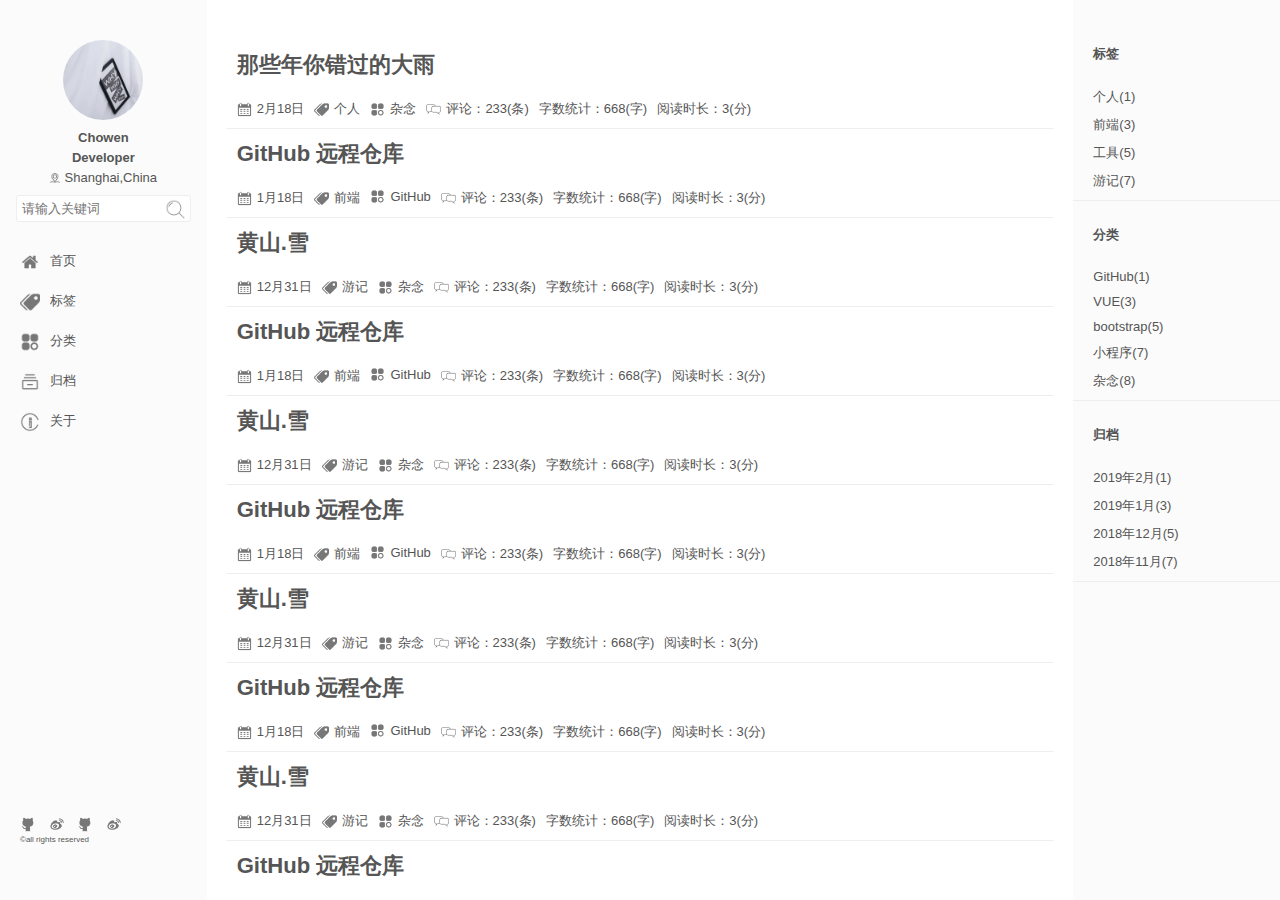
<file: blog/index.html>
<!DOCTYPE html>
<html lang="en">

<head>
  <meta charset="UTF-8" />
  <meta name="viewport" content="width=device-width, initial-scale=1.0" />
  <meta http-equiv="X-UA-Compatible" content="ie=edge" />
  <link rel="stylesheet" href="./css/main.css" />
  <link rel="shortcut icon" href="./favicon.ico" />
  <title>四维鼠</title>
</head>

<body>
  <div class="row">
    <!-- 侧边导航栏 -->
    <div class="col col-lg-4 col-md-1 col-sm-1 nav">
      <div class="userinfo  text-center">
        <div class="userimg">
          <img src="./img/user.jpeg" />
        </div>
        <div class="fwb">
          Chowen
        </div>
        <div class="fwb">
          Developer
        </div>
        <div class="local fbl row">
          <img src="./img/local.png" />
          <span>Shanghai,China</span>
        </div>
      </div>
      <div class="navbar">
        <form class="search">
          <input placeholder="请输入关键词" />
          <button></button>
        </form>
        <div class="link-group text-left">
          <a href="./index.html" class="row"><img src="./img/home.png" /><span>首页</span></a>
          <a href="./tag.html" class="row"><img src="./img/tag.png" /><span>标签</span></a>
          <a href="./classify.html" class="row"><img src="./img/classify.png" /><span>分类</span></a>
          <a href="./file.html" class="row"><img src="./img/file.png" /><span>归档</span></a>
          <a href="./about.html" class="row"><img src="./img/about.png" /><span>关于</span></a>
        </div>
      </div>
      <div class="about text-left">
        <a href="#" title="Github"><img src="./img/github.png" /></a>
        <a href="#" title="微博"><img src="./img/Weibo.png" /></a>
        <a href="#" title="Github"><img src="./img/github.png" /></a>
        <a href="#" title="微博"><img src="./img/Weibo.png" /></a>
        <p>©all rights reserved</p>
      </div>
    </div>
    <!-- 中间文章栏 -->
    <div class="col col-lg-16 col-md-21 col-sm-23 article container scroll">
      <div class="card first">
        <div class="title fwb">
          <a href="./article.html">那些年你错过的大雨</a>
        </div>
        <div class="row tips ">
          <a href="#" class="row">
            <img src="./img/date.png" title="归档" />2月18日
          </a>
          <a href="#" class="row">
            <img src="./img/tag.png" title="标签" />个人
          </a>
          <a href="#" class="row"><img src="./img/classify.png" title="分类" />杂念
          </a>
          <a href="#" class="row"><img src="./img/chat.png" title="评论" />评论：233(条)
          </a>
          <div>字数统计：668(字)</div>
          <div>阅读时长：3(分)</div>
        </div>
      </div>
      <div class="card">
        <div class="title fwb">
          <a href="">GitHub 远程仓库</a>
        </div>
        <div class="row tips ">
          <a href="#" class="row">
            <img src="./img/date.png" title="归档" />1月18日
          </a>
          <a href="#" class="row">
            <img src="./img/tag.png" title="标签" />前端
          </a>
          <a href="#" class="row"><img src="./img/classify.png" title="分类" />GitHub
          </a>
          <a href="#" class="row"><img src="./img/chat.png" title="评论" />评论：233(条)
          </a>
          <div>字数统计：668(字)</div>
          <div>阅读时长：3(分)</div>
        </div>
      </div>
      <div class="card">
        <div class="title fwb">
          <a href="">黄山.雪</a>
        </div>
        <div class="row tips ">
          <a href="#" class="row">
            <img src="./img/date.png" title="归档" />12月31日
          </a>
          <a href="#" class="row">
            <img src="./img/tag.png" title="标签" />游记
          </a>
          <a href="#" class="row"><img src="./img/classify.png" title="分类" />杂念
          </a>
          <a href="#" class="row"><img src="./img/chat.png" title="评论" />评论：233(条)
          </a>
          <div>字数统计：668(字)</div>
          <div>阅读时长：3(分)</div>
        </div>
      </div>

      <div class="card">
        <div class="title fwb">
          <a href="">GitHub 远程仓库</a>
        </div>
        <div class="row tips ">
          <a href="#" class="row">
            <img src="./img/date.png" title="归档" />1月18日
          </a>
          <a href="#" class="row">
            <img src="./img/tag.png" title="标签" />前端
          </a>
          <a href="#" class="row"><img src="./img/classify.png" title="分类" />GitHub
          </a>
          <a href="#" class="row"><img src="./img/chat.png" title="评论" />评论：233(条)
          </a>
          <div>字数统计：668(字)</div>
          <div>阅读时长：3(分)</div>
        </div>
      </div>
      <div class="card">
        <div class="title fwb">
          <a href="">黄山.雪</a>
        </div>
        <div class="row tips ">
          <a href="#" class="row">
            <img src="./img/date.png" title="归档" />12月31日
          </a>
          <a href="#" class="row">
            <img src="./img/tag.png" title="标签" />游记
          </a>
          <a href="#" class="row"><img src="./img/classify.png" title="分类" />杂念
          </a>
          <a href="#" class="row"><img src="./img/chat.png" title="评论" />评论：233(条)
          </a>
          <div>字数统计：668(字)</div>
          <div>阅读时长：3(分)</div>
        </div>
      </div>
      <div class="card">
        <div class="title fwb">
          <a href="">GitHub 远程仓库</a>
        </div>
        <div class="row tips ">
          <a href="#" class="row">
            <img src="./img/date.png" title="归档" />1月18日
          </a>
          <a href="#" class="row">
            <img src="./img/tag.png" title="标签" />前端
          </a>
          <a href="#" class="row"><img src="./img/classify.png" title="分类" />GitHub
          </a>
          <a href="#" class="row"><img src="./img/chat.png" title="评论" />评论：233(条)
          </a>
          <div>字数统计：668(字)</div>
          <div>阅读时长：3(分)</div>
        </div>
      </div>
      <div class="card">
        <div class="title fwb">
          <a href="">黄山.雪</a>
        </div>
        <div class="row tips ">
          <a href="#" class="row">
            <img src="./img/date.png" title="归档" />12月31日
          </a>
          <a href="#" class="row">
            <img src="./img/tag.png" title="标签" />游记
          </a>
          <a href="#" class="row"><img src="./img/classify.png" title="分类" />杂念
          </a>
          <a href="#" class="row"><img src="./img/chat.png" title="评论" />评论：233(条)
          </a>
          <div>字数统计：668(字)</div>
          <div>阅读时长：3(分)</div>
        </div>
      </div>
      <div class="card">
        <div class="title fwb">
          <a href="">GitHub 远程仓库</a>
        </div>
        <div class="row tips ">
          <a href="#" class="row">
            <img src="./img/date.png" title="归档" />1月18日
          </a>
          <a href="#" class="row">
            <img src="./img/tag.png" title="标签" />前端
          </a>
          <a href="#" class="row"><img src="./img/classify.png" title="分类" />GitHub
          </a>
          <a href="#" class="row"><img src="./img/chat.png" title="评论" />评论：233(条)
          </a>
          <div>字数统计：668(字)</div>
          <div>阅读时长：3(分)</div>
        </div>
      </div>
      <div class="card">
        <div class="title fwb">
          <a href="">黄山.雪</a>
        </div>
        <div class="row tips ">
          <a href="#" class="row">
            <img src="./img/date.png" title="归档" />12月31日
          </a>
          <a href="#" class="row">
            <img src="./img/tag.png" title="标签" />游记
          </a>
          <a href="#" class="row"><img src="./img/classify.png" title="分类" />杂念
          </a>
          <a href="#" class="row"><img src="./img/chat.png" title="评论" />评论：233(条)
          </a>
          <div>字数统计：668(字)</div>
          <div>阅读时长：3(分)</div>
        </div>
      </div>
      <div class="card">
        <div class="title fwb">
          <a href="">GitHub 远程仓库</a>
        </div>
        <div class="row tips ">
          <a href="#" class="row">
            <img src="./img/date.png" title="归档" />1月18日
          </a>
          <a href="#" class="row">
            <img src="./img/tag.png" title="标签" />前端
          </a>
          <a href="#" class="row"><img src="./img/classify.png" title="分类" />GitHub
          </a>
          <a href="#" class="row"><img src="./img/chat.png" title="评论" />评论：233(条)
          </a>
          <div>字数统计：668(字)</div>
          <div>阅读时长：3(分)</div>
        </div>
      </div>
      <div class="card">
        <div class="title fwb">
          <a href="">黄山.雪</a>
        </div>
        <div class="row tips ">
          <a href="#" class="row">
            <img src="./img/date.png" title="归档" />12月31日
          </a>
          <a href="#" class="row">
            <img src="./img/tag.png" title="标签" />游记
          </a>
          <a href="#" class="row"><img src="./img/classify.png" title="分类" />杂念
          </a>
          <a href="#" class="row"><img src="./img/chat.png" title="评论" />评论：233(条)
          </a>
          <div>字数统计：668(字)</div>
          <div>阅读时长：3(分)</div>
        </div>
      </div>
    </div>
    <!-- 右侧标签栏 -->

    <div class="col col-lg-4 col-md-2 shortcuts">
      <div class="tags first">
        <span class="fwb">标签</span>
        <div class="link-group">
          <a href="#">个人(1)</a>
          <a href="#">前端(3)</a>
          <a href="#">工具(5)</a>
          <a href="#">游记(7)</a>
        </div>
      </div>
      <div class="tags">
        <span class="fwb">分类</span>
        <div class="link-group">
          <a href="#">GitHub(1)</a>
          <a href="#">VUE(3)</a>
          <a href="#">bootstrap(5)</a>
          <a href="#">小程序(7)</a>
          <a href="#">杂念(8)</a>
        </div>
      </div>
      <div class="tags">
        <span class="fwb">归档</span>
        <div class="link-group">
          <a href="#">2019年2月(1)</a>
          <a href="#">2019年1月(3)</a>
          <a href="#">2018年12月(5)</a>
          <a href="#">2018年11月(7)</a>
        </div>
      </div>
    </div>

  </div>
</body>

</html>
</file>
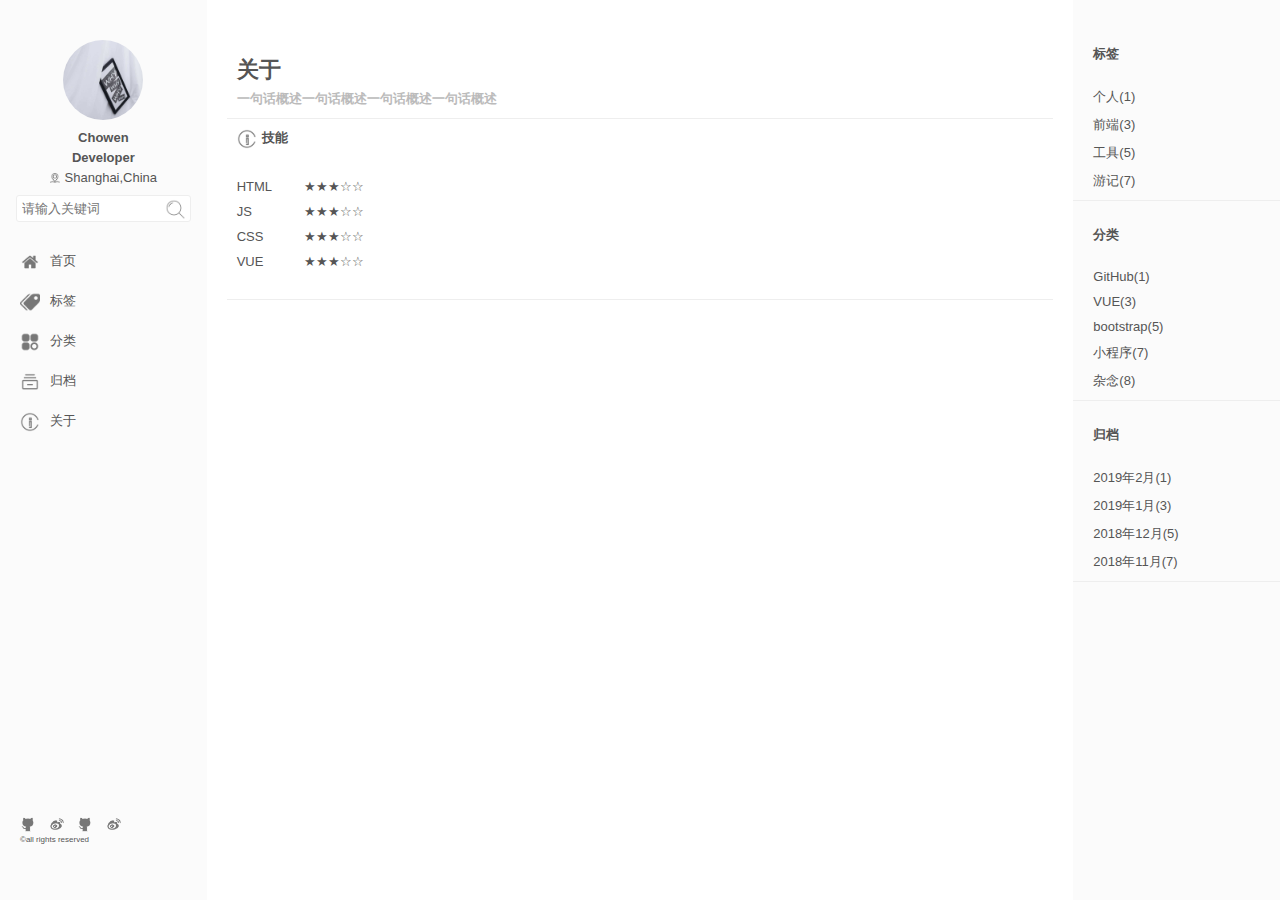
<file: blog/about.html>
<!DOCTYPE html>
<html lang="en">

<head>
  <meta charset="UTF-8" />
  <meta name="viewport" content="width=device-width, initial-scale=1.0" />
  <meta http-equiv="X-UA-Compatible" content="ie=edge" />
  <link rel="stylesheet" href="./css/main.css" />
  <link rel="stylesheet" href="./css/about.css">
  <link rel="shortcut icon" href="./favicon.ico" />
  <title>四维鼠</title>
</head>

<body>
  <div class="row">
    <!-- 侧边导航栏 -->
    <div class="col col-lg-4 col-md-1 col-sm-1 nav">
      <div class="userinfo  text-center">
        <div class="userimg">
          <img src="./img/user.jpeg" />
        </div>
        <div class="fwb">
          Chowen
        </div>
        <div class="fwb">
          Developer
        </div>
        <div class="local fbl row">
          <img src="./img/local.png" />
          <span>Shanghai,China</span>
        </div>
      </div>
      <div class="navbar">
        <form class="search">
          <input placeholder="请输入关键词" />
          <button></button>
        </form>
        <div class="link-group text-left">
          <a href="./index.html" class="row"><img src="./img/home.png" /><span>首页</span></a>
          <a href="./tag.html" class="row"><img src="./img/tag.png" /><span>标签</span></a>
          <a href="./classify.html" class="row"><img src="./img/classify.png" /><span>分类</span></a>
          <a href="./file.html" class="row"><img src="./img/file.png" /><span>归档</span></a>
          <a href="./about.html" class="row"><img src="./img/about.png" /><span>关于</span></a>
        </div>
      </div>
      <div class="about text-left">
        <a href="#" title="Github"><img src="./img/github.png" /></a>
        <a href="#" title="微博"><img src="./img/Weibo.png" /></a>
        <a href="#" title="Github"><img src="./img/github.png" /></a>
        <a href="#" title="微博"><img src="./img/Weibo.png" /></a>
        <p>©all rights reserved</p>
      </div>
    </div>
    <!-- 中间文章栏 -->
    <div class="col col-lg-16 col-md-21 col-sm-23 article container scroll">
      <div class="card first">
        <div class="title fwb">
          <p>关于</p>
          <p>一句话概述一句话概述一句话概述一句话概述</p>
        </div>
      </div>
      <div class="content">
        <div class="row title">
          <img src="./img/about.png">
          <span class="fwb">技能</span>
        </div>
        <div class="list">
          <div class="row">
            <div class="col col-lg-2">HTML</div>
            <div class="col col-lg-22">★★★☆☆</div>
          </div>
          <div class="row">
            <div class="col col-lg-2">JS</div>
            <div class="col col-lg-22">★★★☆☆</div>
          </div>
          <div class="row">
            <div class="col col-lg-2">CSS</div>
            <div class="col col-lg-22">★★★☆☆</div>
          </div>
          <div class="row">
            <div class="col col-lg-2">VUE</div>
            <div class="col col-lg-22">★★★☆☆</div>
          </div>
        </div>
      </div>

    </div>
    <!-- 右侧标签栏 -->

    <div class="col col-lg-4 col-md-2 shortcuts">
      <div class="tags first">
        <span class="fwb">标签</span>
        <div class="link-group">
          <a href="#">个人(1)</a>
          <a href="#">前端(3)</a>
          <a href="#">工具(5)</a>
          <a href="#">游记(7)</a>
        </div>
      </div>
      <div class="tags">
        <span class="fwb">分类</span>
        <div class="link-group">
          <a href="#">GitHub(1)</a>
          <a href="#">VUE(3)</a>
          <a href="#">bootstrap(5)</a>
          <a href="#">小程序(7)</a>
          <a href="#">杂念(8)</a>
        </div>
      </div>
      <div class="tags">
        <span class="fwb">归档</span>
        <div class="link-group">
          <a href="#">2019年2月(1)</a>
          <a href="#">2019年1月(3)</a>
          <a href="#">2018年12月(5)</a>
          <a href="#">2018年11月(7)</a>
        </div>
      </div>
    </div>

  </div>
</body>

</html>
</file>
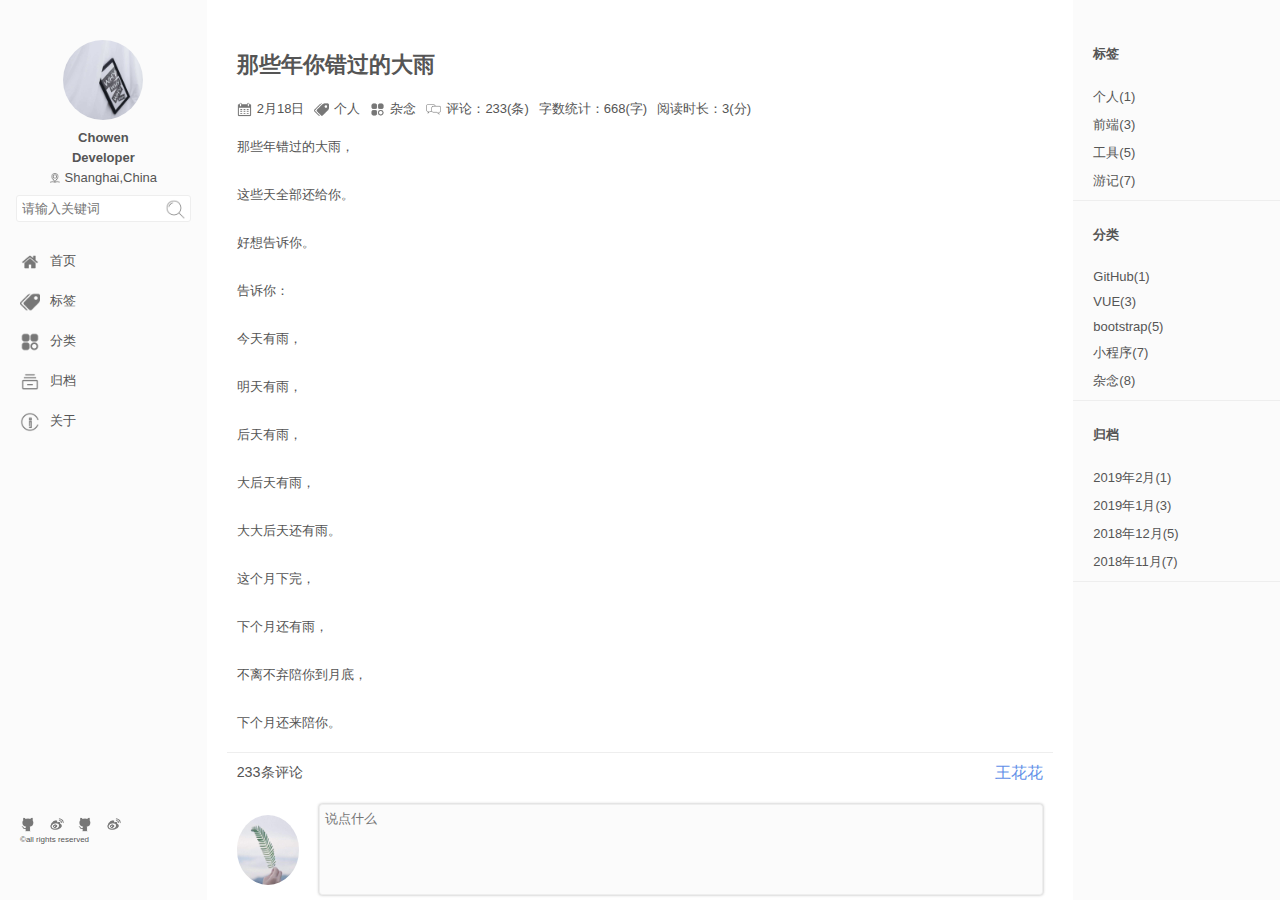
<file: blog/article.html>
<!DOCTYPE html>
<html lang="en">

<head>
  <meta charset="UTF-8" />
  <meta name="viewport" content="width=device-width, initial-scale=1.0" />
  <meta http-equiv="X-UA-Compatible" content="ie=edge" />
  <link rel="stylesheet" href="./css/main.css" />
  <link rel="stylesheet" href="./css/article.css">
  <link rel="shortcut icon" href="./favicon.ico" />
  <title>那些年错过的大雨</title>
</head>

<body>
  <div class="row">
    <!-- 侧边导航栏 -->
    <div class="col col-lg-4 col-md-1 col-sm-1 nav">
      <div class="userinfo  text-center">
        <div class="userimg">
          <img src="./img/user.jpeg" />
        </div>
        <div class="fwb">
          Chowen
        </div>
        <div class="fwb">
          Developer
        </div>
        <div class="local fbl row">
          <img src="./img/local.png" />
          <span>Shanghai,China</span>
        </div>
      </div>
      <div class="navbar">
        <form class="search">
          <input placeholder="请输入关键词" />
          <button></button>
        </form>
        <div class="link-group text-left">
          <a href="./index.html" class="row"><img src="./img/home.png" /><span>首页</span></a>
          <a href="./tag.html" class="row"><img src="./img/tag.png" /><span>标签</span></a>
          <a href="./classify.html" class="row"><img src="./img/classify.png" /><span>分类</span></a>
          <a href="./file.html" class="row"><img src="./img/file.png" /><span>归档</span></a>
          <a href="./about.html" class="row"><img src="./img/about.png" /><span>关于</span></a>
        </div>
      </div>
      <div class="about text-left">
        <a href="#" title="Github"><img src="./img/github.png" /></a>
        <a href="#" title="微博"><img src="./img/Weibo.png" /></a>
        <a href="#" title="Github"><img src="./img/github.png" /></a>
        <a href="#" title="微博"><img src="./img/Weibo.png" /></a>
        <p>©all rights reserved</p>
      </div>
    </div>
    <!-- 中间文章栏 -->
    <div class="col col-lg-16 col-md-21 col-sm-23 article container scroll">
      <div class="card first">
        <div class="title fwb">
          <a href="">那些年你错过的大雨</a>
        </div>
        <div class="row tips ">
          <a href="#" class="row">
            <img src="./img/date.png" title="归档" />2月18日
          </a>
          <a href="#" class="row">
            <img src="./img/tag.png" title="标签" />个人
          </a>
          <a href="#" class="row"><img src="./img/classify.png" title="分类" />杂念
          </a>
          <a href="#" class="row"><img src="./img/chat.png" title="评论" />评论：233(条)
          </a>
          <div>字数统计：668(字)</div>
          <div>阅读时长：3(分)</div>
        </div>
      </div>
      <div class="content">
        <p>那些年错过的大雨，</p>
        <p>这些天全部还给你。</p>
        <p>好想告诉你。</p>
        <p>告诉你： </p>
        <p>今天有雨，</p>
        <p>明天有雨，</p>
        <p>后天有雨，</p>
        <p>大后天有雨， </p>
        <p>大大后天还有雨。</p>
        <p>这个月下完，</p>
        <p>下个月还有雨，</p>
        <p>不离不弃陪你到月底，</p>
        <p>下个月还来陪你。</p>
      </div>

      <div class="comment">
        <div class="row title">
          <div class="col number">233条评论</div>
          <div class="col username text-right">
            <a href="#"> 王花花</a>
          </div>
        </div>
        <form class="card">
          <div class="row content">
            <div class="col-3 userimg">
              <img src="./img/user1.jpeg" alt="">
            </div>
            <textarea class="col-21 desc" placeholder="说点什么" style="resize:none"></textarea>
          </div>
          <button class="row">评论</button>
        </form>
      </div>

      <div class="commented">
        <div class="card">
          <div class="row content">
            <div class="col-3 userimg">
              <img src="./img/user1.jpeg" alt="">
            </div>
            <div class="row col-21 desc">
              <div class="username">
                <a href="#">王花花</a><span>发表于1天前</span>
              </div>
              <div>好 威武 支持 有希望了</div>
            </div>
          </div>
        </div>
        <div class="card">
          <div class="row content">
            <div class="col-3 userimg">
              <img src="./img/user2.jpeg" alt="">
            </div>
            <div class="row col-21 desc">
              <div class="username">
                <a href="#">李栓蛋</a><span>发表于1天前</span>
              </div>
              <div>好 威武 支持 有希望了</div>
            </div>
          </div>
        </div>
      </div>
    </div>
    <!-- 右侧标签栏 -->
    <div class="col col-lg-4 col-md-2 shortcuts">
      <div class="tags first">
        <span class="fwb">标签</span>
        <div class="link-group">
          <a href="#">个人(1)</a>
          <a href="#">前端(3)</a>
          <a href="#">工具(5)</a>
          <a href="#">游记(7)</a>
        </div>
      </div>
      <div class="tags">
        <span class="fwb">分类</span>
        <div class="link-group">
          <a href="#">GitHub(1)</a>
          <a href="#">VUE(3)</a>
          <a href="#">bootstrap(5)</a>
          <a href="#">小程序(7)</a>
          <a href="#">杂念(8)</a>
        </div>
      </div>
      <div class="tags">
        <span class="fwb">归档</span>
        <div class="link-group">
          <a href="#">2019年2月(1)</a>
          <a href="#">2019年1月(3)</a>
          <a href="#">2018年12月(5)</a>
          <a href="#">2018年11月(7)</a>
        </div>
      </div>
    </div>
  </div>
</body>

</html>
</file>
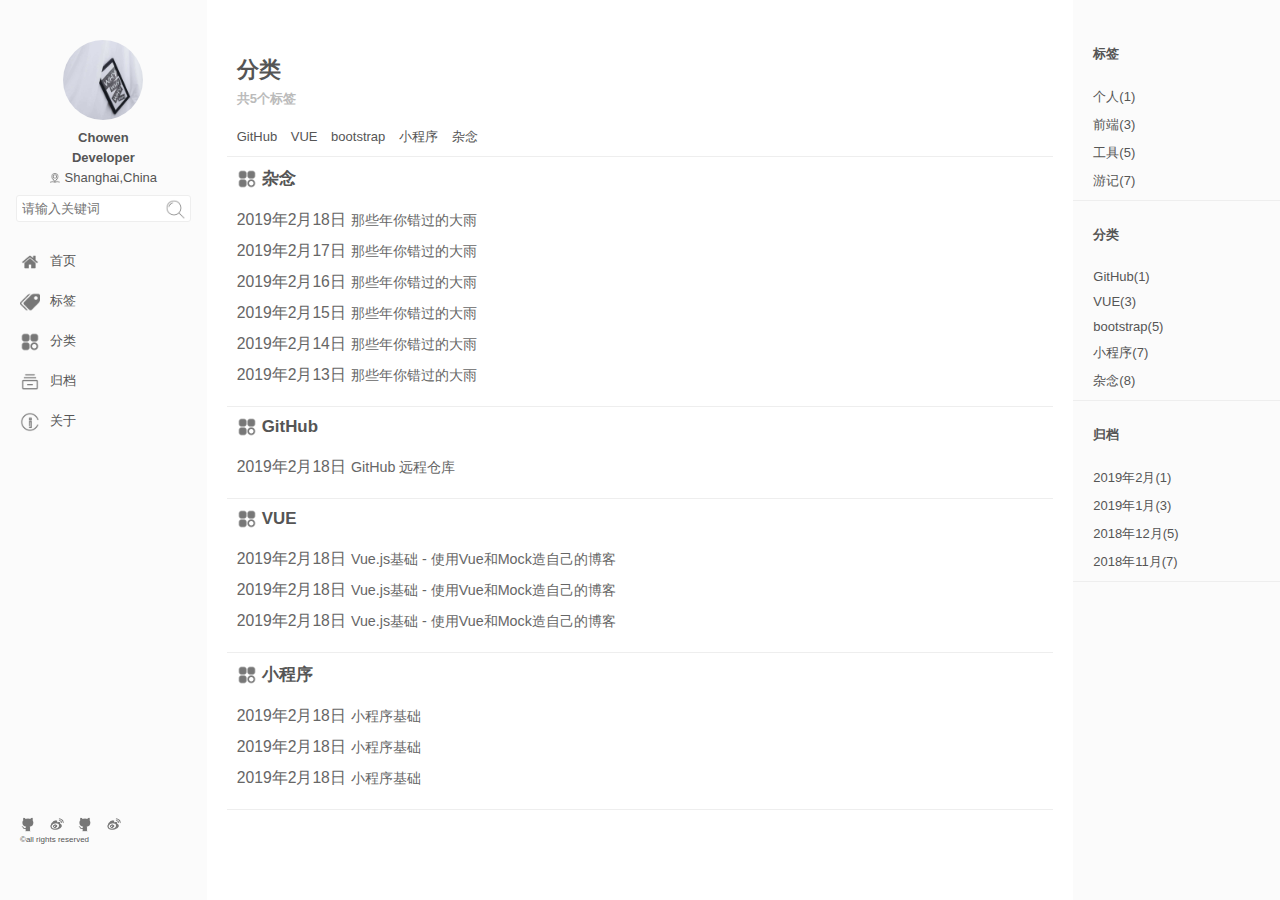
<file: blog/classify.html>
<!DOCTYPE html>
<html lang="en">

<head>
  <meta charset="UTF-8" />
  <meta name="viewport" content="width=device-width, initial-scale=1.0" />
  <meta http-equiv="X-UA-Compatible" content="ie=edge" />
  <link rel="stylesheet" href="./css/main.css" />
  <link rel="stylesheet" href="./css/classify.css">
  <link rel="shortcut icon" href="./favicon.ico" />
  <title>四维鼠</title>
</head>

<body>
  <div class="row">
    <!-- 侧边导航栏 -->
    <div class="col col-lg-4 col-md-1 col-sm-1 nav">
      <div class="userinfo  text-center">
        <div class="userimg">
          <img src="./img/user.jpeg" />
        </div>
        <div class="fwb">
          Chowen
        </div>
        <div class="fwb">
          Developer
        </div>
        <div class="local fbl row">
          <img src="./img/local.png" />
          <span>Shanghai,China</span>
        </div>
      </div>
      <div class="navbar">
        <form class="search">
          <input placeholder="请输入关键词" />
          <button></button>
        </form>
        <div class="link-group text-left">
          <a href="./index.html" class="row"><img src="./img/home.png" /><span>首页</span></a>
          <a href="./tag.html" class="row"><img src="./img/tag.png" /><span>标签</span></a>
          <a href="./classify.html" class="row"><img src="./img/classify.png" /><span>分类</span></a>
          <a href="./file.html" class="row"><img src="./img/file.png" /><span>归档</span></a>
          <a href="./about.html" class="row"><img src="./img/about.png" /><span>关于</span></a>
        </div>
      </div>
      <div class="about text-left">
        <a href="#" title="Github"><img src="./img/github.png" /></a>
        <a href="#" title="微博"><img src="./img/Weibo.png" /></a>
        <a href="#" title="Github"><img src="./img/github.png" /></a>
        <a href="#" title="微博"><img src="./img/Weibo.png" /></a>
        <p>©all rights reserved</p>
      </div>
    </div>
    <!-- 中间文章栏 -->
    <div class="col col-lg-16 col-md-21 col-sm-23 article container scroll">
      <div class="card first">
        <div class="title fwb">
          <p>分类</p>
          <p>共5个标签</p>
        </div>
        <div class="tips ">
          <a href="#">
            GitHub
          </a>
          <a href="#">
            VUE
          </a>
          <a href="#">bootstrap
          </a>
          <a href="#">小程序
          </a>
          <a href="#">杂念
          </a>
        </div>
      </div>
      <div class="content">
        <div class="row title">
          <img src="./img/classify.png">
          <span class="fwb">杂念</span>
        </div>
        <div class="list">
          <a href="./article.html"><span>2019年2月18日</span>那些年你错过的大雨</a>
          <a href="./article.html"><span>2019年2月17日</span>那些年你错过的大雨</a>
          <a href="./article.html"><span>2019年2月16日</span>那些年你错过的大雨</a>
          <a href="./article.html"><span>2019年2月15日</span>那些年你错过的大雨</a>
          <a href="./article.html"><span>2019年2月14日</span>那些年你错过的大雨</a>
          <a href="./article.html"><span>2019年2月13日</span>那些年你错过的大雨</a>
        </div>
      </div>
      <div class="content">
        <div class="row title">
          <img src="./img/classify.png">
          <span class="fwb">GitHub</span>
        </div>
        <div class="list">
          <a href="./article.html"><span>2019年2月18日</span>GitHub 远程仓库</a>
        </div>
      </div>
      <div class="content">
        <div class="row title">
          <img src="./img/classify.png">
          <span class="fwb">VUE</span>
        </div>
        <div class="list">
          <a href="./article.html"><span>2019年2月18日</span>Vue.js基础 - 使用Vue和Mock造自己的博客</a>
          <a href="./article.html"><span>2019年2月18日</span>Vue.js基础 - 使用Vue和Mock造自己的博客</a>
          <a href="./article.html"><span>2019年2月18日</span>Vue.js基础 - 使用Vue和Mock造自己的博客</a>
        </div>
      </div>
      <div class="content">
        <div class="row title">
          <img src="./img/classify.png">
          <span class="fwb">小程序</span>
        </div>
        <div class="list">
          <a href="./article.html"><span>2019年2月18日</span>小程序基础</a>
          <a href="./article.html"><span>2019年2月18日</span>小程序基础</a>
          <a href="./article.html"><span>2019年2月18日</span>小程序基础</a>
        </div>
      </div>
    </div>
    <!-- 右侧标签栏 -->

    <div class="col col-lg-4 col-md-2 shortcuts">
      <div class="tags first">
        <span class="fwb">标签</span>
        <div class="link-group">
          <a href="#">个人(1)</a>
          <a href="#">前端(3)</a>
          <a href="#">工具(5)</a>
          <a href="#">游记(7)</a>
        </div>
      </div>
      <div class="tags">
        <span class="fwb">分类</span>
        <div class="link-group">
          <a href="#">GitHub(1)</a>
          <a href="#">VUE(3)</a>
          <a href="#">bootstrap(5)</a>
          <a href="#">小程序(7)</a>
          <a href="#">杂念(8)</a>
        </div>
      </div>
      <div class="tags">
        <span class="fwb">归档</span>
        <div class="link-group">
          <a href="#">2019年2月(1)</a>
          <a href="#">2019年1月(3)</a>
          <a href="#">2018年12月(5)</a>
          <a href="#">2018年11月(7)</a>
        </div>
      </div>
    </div>

  </div>
</body>

</html>
</file>
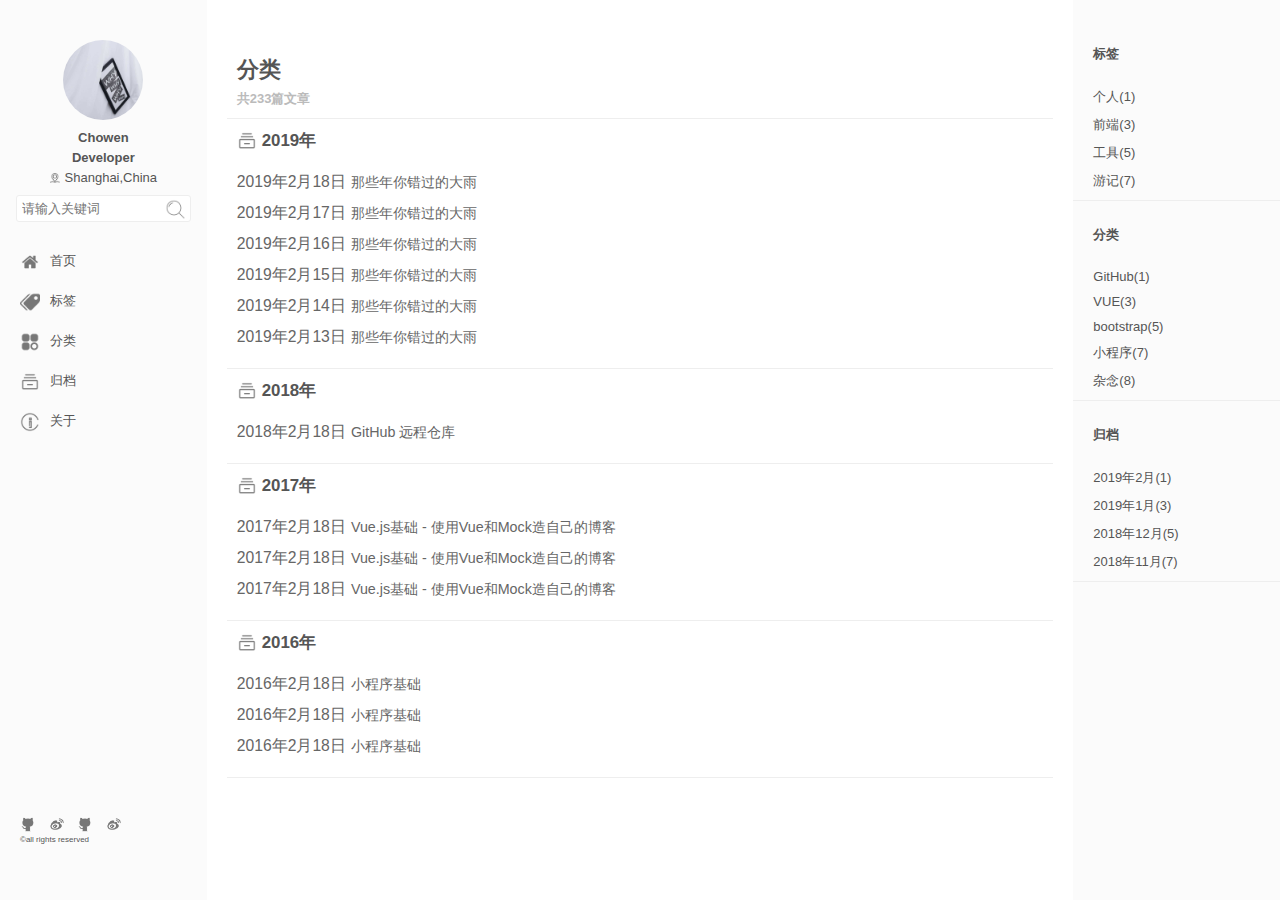
<file: blog/file.html>
<!DOCTYPE html>
<html lang="en">

<head>
  <meta charset="UTF-8" />
  <meta name="viewport" content="width=device-width, initial-scale=1.0" />
  <meta http-equiv="X-UA-Compatible" content="ie=edge" />
  <link rel="stylesheet" href="./css/main.css" />
  <link rel="stylesheet" href="./css/classify.css">
  <link rel="shortcut icon" href="./favicon.ico" />
  <title>四维鼠</title>
</head>

<body>
  <div class="row">
    <!-- 侧边导航栏 -->
    <div class="col col-lg-4 col-md-1 col-sm-1 nav">
      <div class="userinfo  text-center">
        <div class="userimg">
          <img src="./img/user.jpeg" />
        </div>
        <div class="fwb">
          Chowen
        </div>
        <div class="fwb">
          Developer
        </div>
        <div class="local fbl row">
          <img src="./img/local.png" />
          <span>Shanghai,China</span>
        </div>
      </div>
      <div class="navbar">
        <form class="search">
          <input placeholder="请输入关键词" />
          <button></button>
        </form>
        <div class="link-group text-left">
          <a href="./index.html" class="row"><img src="./img/home.png" /><span>首页</span></a>
          <a href="./tag.html" class="row"><img src="./img/tag.png" /><span>标签</span></a>
          <a href="./classify.html" class="row"><img src="./img/classify.png" /><span>分类</span></a>
          <a href="./file.html" class="row"><img src="./img/file.png" /><span>归档</span></a>
          <a href="./about.html" class="row"><img src="./img/about.png" /><span>关于</span></a>
        </div>
      </div>
      <div class="about text-left">
        <a href="#" title="Github"><img src="./img/github.png" /></a>
        <a href="#" title="微博"><img src="./img/Weibo.png" /></a>
        <a href="#" title="Github"><img src="./img/github.png" /></a>
        <a href="#" title="微博"><img src="./img/Weibo.png" /></a>
        <p>©all rights reserved</p>
      </div>
    </div>
    <!-- 中间文章栏 -->
    <div class="col col-lg-16 col-md-21 col-sm-23 article container scroll">
      <div class="card first">
        <div class="title fwb">
          <p>分类</p>
          <p>共233篇文章</p>
        </div>
      </div>
      <div class="content">
        <div class="row title">
          <img src="./img/file.png">
          <span class="fwb">2019年</span>
        </div>
        <div class="list">
          <a href="./article.html"><span>2019年2月18日</span>那些年你错过的大雨</a>
          <a href="./article.html"><span>2019年2月17日</span>那些年你错过的大雨</a>
          <a href="./article.html"><span>2019年2月16日</span>那些年你错过的大雨</a>
          <a href="./article.html"><span>2019年2月15日</span>那些年你错过的大雨</a>
          <a href="./article.html"><span>2019年2月14日</span>那些年你错过的大雨</a>
          <a href="./article.html"><span>2019年2月13日</span>那些年你错过的大雨</a>
        </div>
      </div>
      <div class="content">
        <div class="row title">
          <img src="./img/file.png">
          <span class="fwb">2018年</span>
        </div>
        <div class="list">
          <a href="./article.html"><span>2018年2月18日</span>GitHub 远程仓库</a>
        </div>
      </div>
      <div class="content">
        <div class="row title">
          <img src="./img/file.png">
          <span class="fwb">2017年</span>
        </div>
        <div class="list">
          <a href="./article.html"><span>2017年2月18日</span>Vue.js基础 - 使用Vue和Mock造自己的博客</a>
          <a href="./article.html"><span>2017年2月18日</span>Vue.js基础 - 使用Vue和Mock造自己的博客</a>
          <a href="./article.html"><span>2017年2月18日</span>Vue.js基础 - 使用Vue和Mock造自己的博客</a>
        </div>
      </div>
      <div class="content">
        <div class="row title">
          <img src="./img/file.png">
          <span class="fwb">2016年</span>
        </div>
        <div class="list">
          <a href="./article.html"><span>2016年2月18日</span>小程序基础</a>
          <a href="./article.html"><span>2016年2月18日</span>小程序基础</a>
          <a href="./article.html"><span>2016年2月18日</span>小程序基础</a>
        </div>
      </div>
    </div>
    <!-- 右侧标签栏 -->

    <div class="col col-lg-4 col-md-2 shortcuts">
      <div class="tags first">
        <span class="fwb">标签</span>
        <div class="link-group">
          <a href="#">个人(1)</a>
          <a href="#">前端(3)</a>
          <a href="#">工具(5)</a>
          <a href="#">游记(7)</a>
        </div>
      </div>
      <div class="tags">
        <span class="fwb">分类</span>
        <div class="link-group">
          <a href="#">GitHub(1)</a>
          <a href="#">VUE(3)</a>
          <a href="#">bootstrap(5)</a>
          <a href="#">小程序(7)</a>
          <a href="#">杂念(8)</a>
        </div>
      </div>
      <div class="tags">
        <span class="fwb">归档</span>
        <div class="link-group">
          <a href="#">2019年2月(1)</a>
          <a href="#">2019年1月(3)</a>
          <a href="#">2018年12月(5)</a>
          <a href="#">2018年11月(7)</a>
        </div>
      </div>
    </div>

  </div>
</body>

</html>
</file>
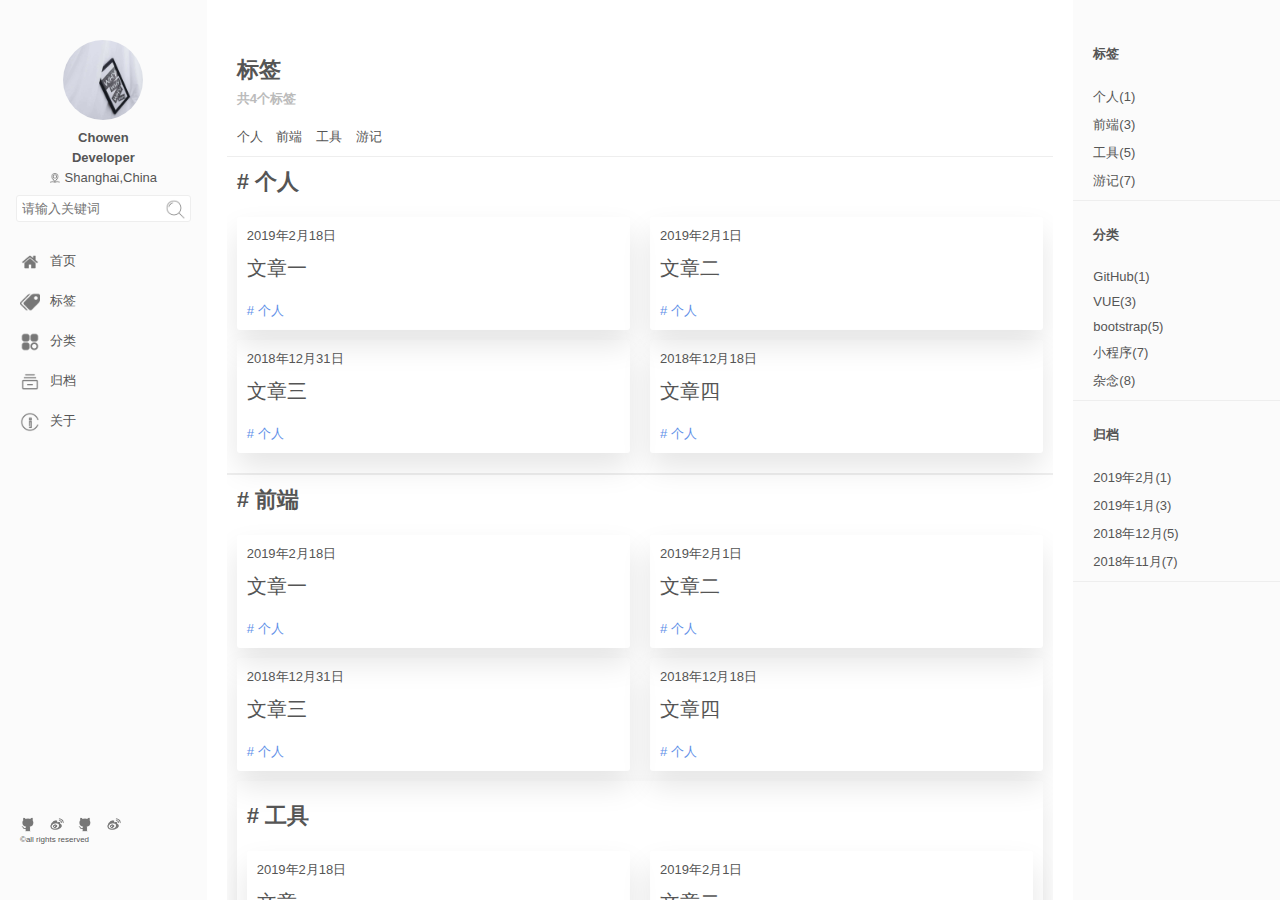
<file: blog/tag.html>
<!DOCTYPE html>
<html lang="en">

<head>
  <meta charset="UTF-8" />
  <meta name="viewport" content="width=device-width, initial-scale=1.0" />
  <meta http-equiv="X-UA-Compatible" content="ie=edge" />
  <link rel="stylesheet" href="./css/main.css" />
  <link rel="stylesheet" href="./css/tag.css">
  <link rel="shortcut icon" href="./favicon.ico" />
  <title>四维鼠</title>
</head>

<body>
  <div class="row">
    <!-- 侧边导航栏 -->
    <div class="col col-lg-4 col-md-1 col-sm-1 nav">
      <div class="userinfo  text-center">
        <div class="userimg">
          <img src="./img/user.jpeg" />
        </div>
        <div class="fwb">
          Chowen
        </div>
        <div class="fwb">
          Developer
        </div>
        <div class="local fbl row">
          <img src="./img/local.png" />
          <span>Shanghai,China</span>
        </div>
      </div>
      <div class="navbar">
        <form class="search">
          <input placeholder="请输入关键词" />
          <button></button>
        </form>
        <div class="link-group text-left">
          <a href="./index.html" class="row"><img src="./img/home.png" /><span>首页</span></a>
          <a href="./tag.html" class="row"><img src="./img/tag.png" /><span>标签</span></a>
          <a href="./classify.html" class="row"><img src="./img/classify.png" /><span>分类</span></a>
          <a href="./file.html" class="row"><img src="./img/file.png" /><span>归档</span></a>
          <a href="./about.html" class="row"><img src="./img/about.png" /><span>关于</span></a>
        </div>
      </div>
      <div class="about text-left">
        <a href="#" title="Github"><img src="./img/github.png" /></a>
        <a href="#" title="微博"><img src="./img/Weibo.png" /></a>
        <a href="#" title="Github"><img src="./img/github.png" /></a>
        <a href="#" title="微博"><img src="./img/Weibo.png" /></a>
        <p>©all rights reserved</p>
      </div>
    </div>
    <!-- 中间文章栏 -->
    <div class="col col-lg-16 col-md-21 col-sm-23 article container scroll">
      <div class="card first">
        <div class="title fwb">
          <p>标签</p>
          <p>共4个标签</p>
        </div>
        <div class="tips ">
          <a href="#">
            个人
          </a>
          <a href="#">
            前端
          </a>
          <a href="#">工具
          </a>
          <a href="#">游记
          </a>
        </div>
      </div>
      <div class="card">
        <div class="title fwb">
          <a href="./article.html"># 个人</a>
        </div>
        <div class="row content ">
          <div class="col col-lg-8">
            <div class="desc">
              <p>2019年2月18日</p>
              <a href="#">
                文章一
              </a>
            </div>
            <div class="showtag"># 个人</div>
          </div>
          <div class="col col-lg-8">
            <div class="desc">
              <p>2019年2月1日</p>
              <a href="#">
                文章二
              </a>
            </div>
            <div class="showtag"># 个人</div>
          </div>
          <div class="col col-lg-8">
            <div class="desc">
              <p>2018年12月31日</p>
              <a href="#">
                文章三
              </a>
            </div>
            <div class="showtag"># 个人</div>
          </div>
          <div class="col col-lg-8">
            <div class="desc">
              <p>2018年12月18日</p>
              <a href="#">
                文章四
              </a>
            </div>
            <div class="showtag"># 个人</div>
          </div>


        </div>
      </div>
      <div class="card">
        <div class="title fwb">
          <a href="./article.html"># 前端</a>
        </div>
        <div class="row content ">
          <div class="col col-lg-8">
            <div class="desc">
              <p>2019年2月18日</p>
              <a href="#">
                文章一
              </a>
            </div>
            <div class="showtag"># 个人</div>
          </div>
          <div class="col col-lg-8">
            <div class="desc">
              <p>2019年2月1日</p>
              <a href="#">
                文章二
              </a>
            </div>
            <div class="showtag"># 个人</div>
          </div>
          <div class="col col-lg-8">
            <div class="desc">
              <p>2018年12月31日</p>
              <a href="#">
                文章三
              </a>
            </div>
            <div class="showtag"># 个人</div>
          </div>
          <div class="col col-lg-8">
            <div class="desc">
              <p>2018年12月18日</p>
              <a href="#">
                文章四
              </a>
            </div>
            <div class="showtag"># 个人</div>
          </div>

          <div class="card">
            <div class="title fwb">
              <a href="./article.html"># 工具</a>
            </div>
            <div class="row content ">
              <div class="col col-lg-8">
                <div class="desc">
                  <p>2019年2月18日</p>
                  <a href="#">
                    文章一
                  </a>
                </div>
                <div class="showtag"># 个人</div>
              </div>
              <div class="col col-lg-8">
                <div class="desc">
                  <p>2019年2月1日</p>
                  <a href="#">
                    文章二
                  </a>
                </div>
                <div class="showtag"># 个人</div>
              </div>
              <div class="col col-lg-8">
                <div class="desc">
                  <p>2018年12月31日</p>
                  <a href="#">
                    文章三
                  </a>
                </div>
                <div class="showtag"># 个人</div>
              </div>
              <div class="col col-lg-8">
                <div class="desc">
                  <p>2018年12月18日</p>
                  <a href="#">
                    文章四
                  </a>
                </div>
                <div class="showtag"># 个人</div>
              </div>


            </div>
          </div>
        </div>
      </div>

    </div>
    <!-- 右侧标签栏 -->

    <div class="col col-lg-4 col-md-2 shortcuts">
      <div class="tags first">
        <span class="fwb">标签</span>
        <div class="link-group">
          <a href="#">个人(1)</a>
          <a href="#">前端(3)</a>
          <a href="#">工具(5)</a>
          <a href="#">游记(7)</a>
        </div>
      </div>
      <div class="tags">
        <span class="fwb">分类</span>
        <div class="link-group">
          <a href="#">GitHub(1)</a>
          <a href="#">VUE(3)</a>
          <a href="#">bootstrap(5)</a>
          <a href="#">小程序(7)</a>
          <a href="#">杂念(8)</a>
        </div>
      </div>
      <div class="tags">
        <span class="fwb">归档</span>
        <div class="link-group">
          <a href="#">2019年2月(1)</a>
          <a href="#">2019年1月(3)</a>
          <a href="#">2018年12月(5)</a>
          <a href="#">2018年11月(7)</a>
        </div>
      </div>
    </div>

  </div>
</body>

</html>
</file>
<file: blog/css/main.css>
* {
  margin: 0;
  box-sizing: border-box;
  font-family: sans-serif;
  font-size: 13px;
}

html,
body {
  width: 100%;
  height: 100%;
  color: #555;
}

a {
  text-decoration: none;
  color: inherit;
}

input,
button,
textarea {
  padding: 5px;
  outline: none;
  color: inherit;
  border: 1px solid #eee;
  border-radius: 3px;
}

input:focus,
button:focus,
textarea:focus {
  border-color: #bbb;
}

.row {
  display: flex;
  height: 100%;
}

.col {
  flex: 1;
}

.col-lg-1 {
  flex-basis: 4.166666666666667%;
}

.col-lg-2 {
  flex-basis: 8.333333333333333%;
}

.col-lg-3 {
  flex-basis: 12.5%;
}

.col-lg-4 {
  flex-basis: 16.666666666666667%;
}

.col-lg-5 {
  flex-basis: 20.833333333333333%;
}

.col-lg-6 {
  flex-basis: 25%;
}

.col-lg-7 {
  flex-basis: 29.166666666666667%;
}

.col-lg-8 {
  flex-basis: 33.333333333333333%;
}

.col-lg-9 {
  flex-basis: 37.5%;
}

.col-lg-10 {
  flex-basis: 41.666666666666667%;
}

.col-lg-11 {
  flex-basis: 45.833333333333333%;
}

.col-lg-12 {
  flex-basis: 50%;
}

.col-lg-13 {
  flex-basis: 54.166666666666667%;
}

.col-lg-14 {
  flex-basis: 58.333333333333333%;
}

.col-lg-15 {
  flex-basis: 62.5%;
}

.col-lg-16 {
  flex-basis: 66.666666666666667%;
}

.col-lg-17 {
  flex-basis: 70.833333333333333%;
}

.col-lg-18 {
  flex-basis: 75%;
}

.col-lg-19 {
  flex-basis: 79.166666666666667%;
}

.col-lg-20 {
  flex-basis: 83.333333333333333%;
}

.col-lg-21 {
  flex-basis: 87.5%;
}

.col-lg-22 {
  flex-basis: 91.666666666666667%;
}

.col-lg-23 {
  flex-basis: 95.833333333333333%;
}

.col-lg-24 {
  flex-basis: 100%;
}


.text-left {
  text-align: left;
}

.text-center {
  text-align: center;
}

.text-right {
  text-align: right;
}

.fwb {
  font-weight: bold;
}

.fbl {
  font-weight: lighter;
}

.scroll {
  overflow-y: scroll;
}


.card.first p {
  margin-top: 5px;
  color: #bbb;
}

.card .title p:first-child {
  font-size: 1.7em;
  color: #555;
}


.content>* {
  width: 100%;
  height: 100%;
  margin-bottom: 10px;
  border-radius: 3px;
}


.content>* a {
  font-size: 1.5em;
  margin-top: 10px;
  display: inline-block;
}

.content>* a:hover {
  color: #6190e8;
}




/* hover背景色 */
.navbar .link-group>*:hover,
.tags .link-group>*:hover {
  background: #eee;
}

/* 侧边导航栏 */
.nav,
.shortcuts {
  width: 100%;
  height: 100%;
  background: #fbfbfb;
}

.nav .userinfo>* {
  width: 100%;
  margin-bottom: 5px;
}


.nav .userinfo .userimg,
.article .card .userimg {
  overflow: hidden;
  border-radius: 50%;
}

.nav .userinfo .userimg {
  width: 80px;
  height: 80px;
  margin: 40px auto 10px;
}

.userimg img {
  width: 100%;
  height: 100%;
}

.local {
  justify-content: center;
  font-size: 10px;
}

.local img {
  width: 10px;
  height: 10px;
  margin-right: 5px;
  align-self: center;
}

.navbar .search {
  width: 85%;
  margin: 10px auto 20px;
  position: relative;
}

.navbar .search input {
  width: 100%;
}

.navbar .search button {
  width: 30px;
  height: 28px;
  right: 0;
  top: 0px;
  background: url(../img/Search.png);
  background-position: 4px 4px;
  background-repeat: no-repeat;
  background-size: 70%;
  border: none;
}

.navbar .search button {
  position: absolute;
}

.navbar .link-group>* {
  padding: 10px 20px;

}

.navbar .link-group img {
  width: 20px;
  height: 20px;
  align-self: center;
  margin-right: 10px;
}

.nav .about {
  padding: 20px;
  position: absolute;
  bottom: 4%;
}

.nav .about a {
  display: inline-block;
  padding-right: 10px;
}

.nav .about img {
  width: 15px;
  height: 15px;
}

.nav .about p {
  font-size: 8px;
}

/* 中间文章栏 */
.container {
  margin: 0 20px;
}

.article>*>* {
  padding: 10px;
}

.article .card .title a {
  font-size: 1.7em;
}

.article .card .title a:hover {
  color: #6190e8;
}

.card .tips>* {
  margin-right: 10px;
}

.card .tips a:hover {
  color: #6190e8;
}

.card .tips img {
  width: 15px;
  height: 15px;
  margin-right: 5px;
  align-self: center;
}

/* 中间 右侧通用开始 */
.article .card,
.tags,
.article .content,
.article .comment,
.article .commented {
  border-bottom: 1px solid #eee;
}

.card.first,
.tags.first {
  margin-top: 40px;
}

/* 中间 右侧通用结束 */

/* 右侧标签栏 */
.tags {
  margin-top: 20px;
}


.tags span,
.tags .link-group>* {
  display: block;
  padding: 5px 5px 5px 20px;
}

.tags span {
  margin-bottom: 15px;
}

.tags .link-group>*:last-child {
  margin-bottom: 5px;
}

/* 响应式布局 */
@media screen and (max-width: 900px) {

  .col-md-1 {
    flex-basis: 4.166666666666667%;
  }

  .col-md-2 {
    flex-basis: 8.333333333333333%;
  }

  .col-md-3 {
    flex-basis: 12.5%;
  }

  .col-md-4 {
    flex-basis: 16.666666666666667%;
  }

  .col-md-5 {
    flex-basis: 20.833333333333333%;
  }

  .col-md-6 {
    flex-basis: 25%;
  }

  .col-md-7 {
    flex-basis: 29.166666666666667%;
  }

  .col-md-8 {
    flex-basis: 33.333333333333333%;
  }

  .col-md-9 {
    flex-basis: 37.5%;
  }

  .col-md-10 {
    flex-basis: 41.666666666666667%;
  }

  .col-md-11 {
    flex-basis: 45.833333333333333%;
  }

  .col-md-12 {
    flex-basis: 50%;
  }

  .col-md-13 {
    flex-basis: 54.166666666666667%;
  }

  .col-md-14 {
    flex-basis: 58.333333333333333%;
  }

  .col-md-15 {
    flex-basis: 62.5%;
  }

  .col-md-16 {
    flex-basis: 66.666666666666667%;
  }

  .col-md-17 {
    flex-basis: 70.833333333333333%;
  }

  .col-md-18 {
    flex-basis: 75%;
  }

  .col-md-19 {
    flex-basis: 79.166666666666667%;
  }

  .col-md-20 {
    flex-basis: 83.333333333333333%;
  }

  .col-md-21 {
    flex-basis: 87.5%;
  }

  .col-md-22 {
    flex-basis: 91.666666666666667%;
  }

  .col-md-23 {
    flex-basis: 95.833333333333333%;
  }

  .col-md-24 {
    flex-basis: 100%;
  }


  .nav .userinfo .userimg {
    width: 30px;
    height: 30px;

  }

  .navbar .link-group {
    display: flex;
    flex-direction: column;
    align-items: center;
  }

  .navbar .link-group>* {
    padding: 0;
    margin-bottom: 10px;
  }

  .navbar .link-group img {
    margin-right: 0;
  }

  .nav .userinfo div:nth-child(2),
  .nav .userinfo div:nth-child(3),
  .local,
  .navbar .search,
  .navbar .link-group span,
  .nav .about p {
    display: none;
  }

  .nav .userinfo .navbar a {
    text-align: center;
  }

  .nav .about {
    position: relative;
    top: 30px;
    display: flex;
    flex-direction: column;
    align-items: center;
  }

  .nav .about a {
    display: block;
    margin-bottom: 10px;
    padding-right: 0;
    text-align: center;
  }

  .article>*>* {
    flex-wrap: wrap;
  }

}

@media screen and (max-width: 600px) {
  .col-sm-1 {
    flex-basis: 4.166666666666667%;
  }

  .col-sm-2 {
    flex-basis: 8.333333333333333%;
  }

  .col-sm-3 {
    flex-basis: 12.5%;
  }

  .col-sm-4 {
    flex-basis: 16.666666666666667%;
  }

  .col-sm-5 {
    flex-basis: 20.833333333333333%;
  }

  .col-sm-6 {
    flex-basis: 25%;
  }

  .col-sm-7 {
    flex-basis: 29.166666666666667%;
  }

  .col-sm-8 {
    flex-basis: 33.333333333333333%;
  }

  .col-sm-9 {
    flex-basis: 37.5%;
  }

  .col-sm-10 {
    flex-basis: 41.666666666666667%;
  }

  .col-sm-11 {
    flex-basis: 45.833333333333333%;
  }

  .col-sm-12 {
    flex-basis: 50%;
  }

  .col-sm-13 {
    flex-basis: 54.166666666666667%;
  }

  .col-sm-14 {
    flex-basis: 58.333333333333333%;
  }

  .col-sm-15 {
    flex-basis: 62.5%;
  }

  .col-sm-16 {
    flex-basis: 66.666666666666667%;
  }

  .col-sm-17 {
    flex-basis: 70.833333333333333%;
  }

  .col-sm-18 {
    flex-basis: 75%;
  }

  .col-sm-19 {
    flex-basis: 79.166666666666667%;
  }

  .col-sm-20 {
    flex-basis: 83.333333333333333%;
  }

  .col-sm-21 {
    flex-basis: 87.5%;
  }

  .col-sm-22 {
    flex-basis: 91.666666666666667%;
  }

  .col-sm-23 {
    flex-basis: 95.833333333333333%;
  }

  .col-sm-24 {
    flex-basis: 100%;
  }

  .shortcuts {
    display: none;
  }
}
</file>
<file: blog/css/about.css>
.content .title img {
  width: 20px;
  height: 20px;
  margin-right: 5px;
}

.content .list>* {
  margin-bottom: 10px;
}
</file>
<file: blog/css/article.css>
/* 文章详情页 */
.article .content p {
  padding: 10px;
}

.comment .title {
  padding-top: 10px;
  padding-bottom: 10px;
}

.comment .title>*,
.comment .title a {
  font-size: 1.1em;
}

.comment .title a,
.commented .desc a {
  color: #6190e8;
}

.article .card {
  border-bottom: none;
}

.article .card .userimg {
  width: 70px;
  height: 70px;
  margin-right: 20px;
}

.comment .card .content,
.commented .card .content {
  padding-bottom: 10px;
  border-bottom: none;
  align-items: center;
}

.comment .card textarea,
.commented .desc {
  width: 100%;
  height: 7em;
  background: #fbfbfb;
  box-shadow: 0 0 3px rgba(0, 0, 0, .3);
}

.comment .card button {
  margin-left: auto;
  width: 4em;
  justify-content: center;
  background: #6190e8;
  color: #fff;
}

.commented .desc {
  flex-direction: column;
  border-radius: 3px;
  justify-content: space-around;
  padding: 10px;
}

.commented .desc span {
  margin-left: 5px;
  color: #a1a1a1;
}

@media screen and (max-width: 900px) {
  .article .card .userimg {
    width: 40px;
    height: 40px;
  }
}
</file>
<file: blog/css/classify.css>
.content .title {
  align-items: center;
  margin-bottom: -10px;
}

.content .title img {
  width: 20px;
  height: 20px;
  margin-right: 5px;
}

.content .title span {
  display: block;
  font-size: 1.3em;
}

.content .list span,
.content .list a {
  font-size: 1.1em;
}

.content .list span {
  margin-right: 5px;
}

.content .list a {
  display: block;
  color: #666;
}

.content .list a:hover {
  color: #6190e8;
}
</file>
<file: blog/css/tag.css>
.card.first p {
  margin-top: 5px;
  color: #bbb;
}

.card .title p:first-child {
  font-size: 1.7em;
  color: #555;
}

.content {
  flex-wrap: wrap;
}

.content>* {
  box-shadow: 0 15px 30px rgba(0, 0, 0, .1);
}

.content>*>* {
  padding: 10px;
}


.content>*:nth-child(2n) {
  margin-left: 20px;
}

.content .showtag {
  color: #6190e8;
}
</file>
